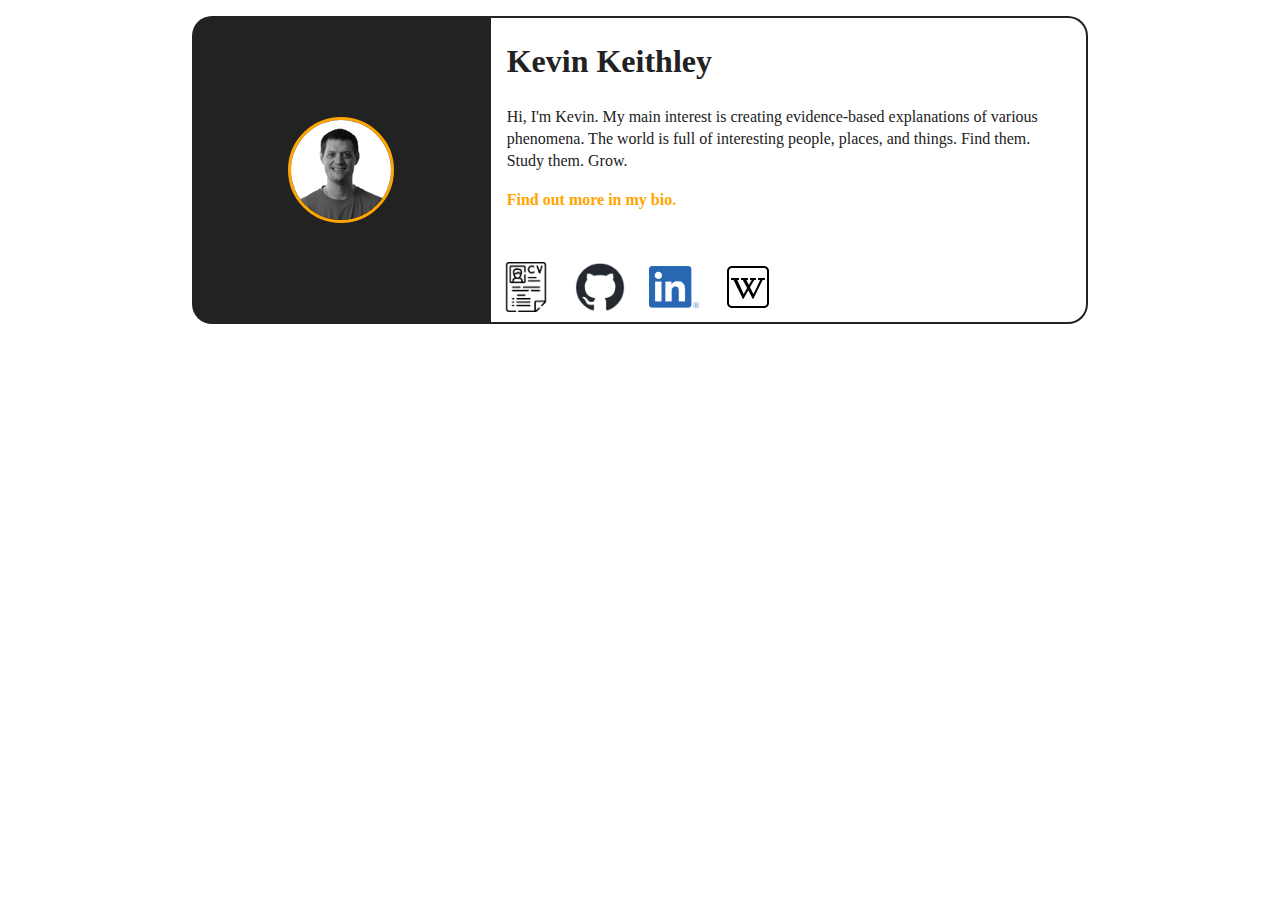
<file: index.html>
<!doctype html>
<html class="no-js" lang="EN">

<head>
  <meta charset="utf-8">
  <title>Kevin Keithley</title>
  <meta name="description" content="">
  <meta name="viewport" content="width=device-width, initial-scale=1">

  <meta property="og:title" content="">
  <meta property="og:type" content="">
  <meta property="og:url" content="">
  <meta property="og:image" content="">

  <link rel="manifest" href="site.webmanifest">
  <link rel="apple-touch-icon" href="icon.png">
  <!-- Place favicon.ico in the root directory -->

  <link rel="stylesheet" href="css/normalize.css">
  <link rel="stylesheet" href="css/main.css">

  <meta name="theme-color" content="#fafafa">
</head>

<body>

  <div class="business-card">
    <div class="card-sidebar">
      <img src="img/Kevin_Bio_Pic-2.png" alt="Kevin Keithley bio pic">
    </div>
    <div class="card-main">
      <h1>Kevin Keithley</h1>
      <p>
        Hi&comma; I&apos;m Kevin. My main interest is creating evidence-based explanations of various phenomena. The
        world is full of interesting people,
        places, and things. Find them. Study them. Grow.
      </p>
      <a href="bio.html">
        <p>
          Find out more in my bio.
        </p>
      </a>
    </div>
    <div class="card-links">
      <a href="img/KevinKeithleyResume.pdf"><img src="img/resume-icon-2.png" alt="resume icon"></a>
      <a href="https://github.com/kevinkeithley"><img src="img/github-mark.png" alt="github logo"></a>
      <a href="https://www.linkedin.com/in/kevin-keithley-b6a42a14/"><img src="img/LI-In-Bug.png"
          alt="linkedin logo"></a>
      <a href="https://wiki.kevinkeithley.me"><img src="img/icons8-wiki-50.png" alt="wiki icon"></a>
    </div>
  </div>

</body>

</html>
</file>
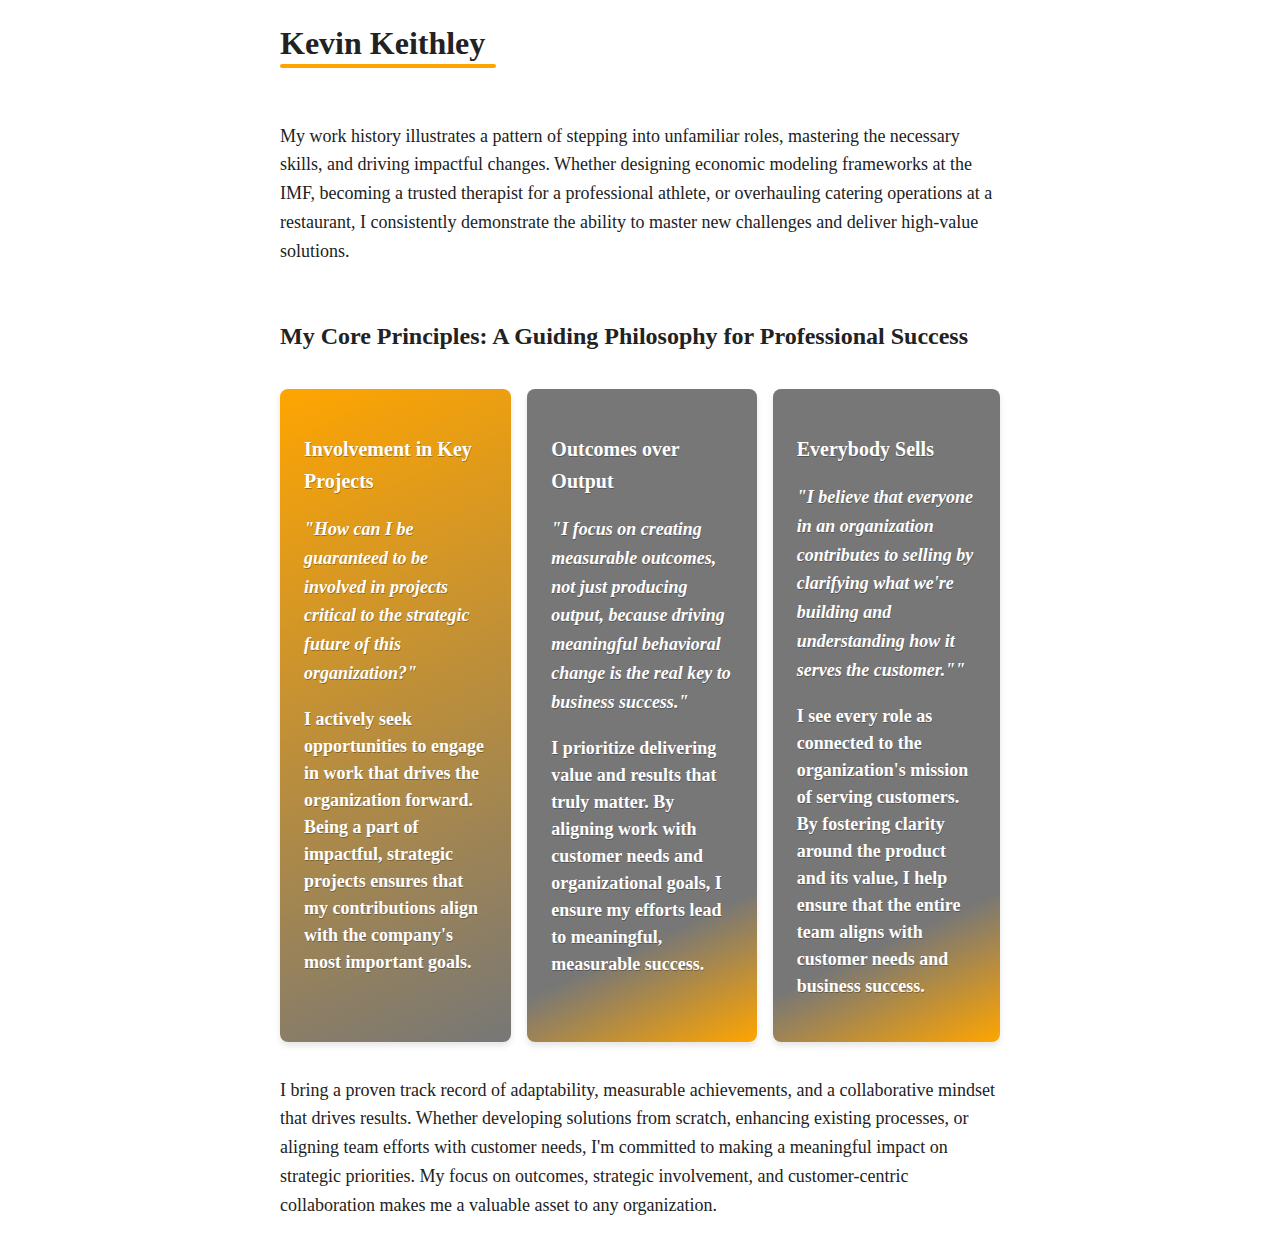
<file: bio.html>
<!doctype html>
<html class="no-js" lang="EN">

<head>
    <meta charset="utf-8">
    <title>Kevin Keithley</title>
    <meta name="description" content="">
    <meta name="viewport" content="width=device-width, initial-scale=1">

    <meta property="og:title" content="">
    <meta property="og:type" content="">
    <meta property="og:url" content="">
    <meta property="og:image" content="">

    <link rel="manifest" href="site.webmanifest">
    <link rel="apple-touch-icon" href="icon.png">
    <!-- Place favicon.ico in the root directory -->

    <link rel="stylesheet" href="css/normalize.css">
    <link rel="stylesheet" href="css/main.css">

    <meta name="theme-color" content="#fafafa">
</head>

<body>
    <div class="bio">
        <h1 class="name">Kevin Keithley</h1>
        <p class="summary">
            My work history illustrates a pattern of stepping into unfamiliar roles,
            mastering the necessary skills, and driving impactful changes. Whether
            designing economic modeling frameworks at the IMF, becoming a trusted
            therapist for a professional athlete, or overhauling catering operations
            at a restaurant, I consistently demonstrate the ability to master new
            challenges and deliver high-value solutions.
        </p>
        <h2 class="principles">My Core Principles: A Guiding Philosophy for
            Professional Success
        </h2>
        <div class="principle-card card-1">
            <p>Involvement in Key Projects</p>
            <p>"How can I be guaranteed to be involved in projects critical
                to the strategic future of this organization?"
            </p>
            <p>I actively seek opportunities to engage in work that drives the
                organization forward. Being a part of impactful, strategic projects
                ensures that my contributions align with the company's most important
                goals.
            </p>
        </div>
        <div class="principle-card card-2">
            <p>Outcomes over Output</p>
            <p>"I focus on creating measurable outcomes, not just producing output,
                because driving meaningful behavioral change is the real key to
                business success."
            </p>
            <p>I prioritize delivering value and results that truly matter. By aligning
                work with customer needs and organizational goals, I ensure my efforts
                lead to meaningful, measurable success.
            </p>
        </div>
        <div class="principle-card card-3">
            <p>Everybody Sells</p>
            <p>"I believe that everyone in an organization contributes to selling
                by clarifying what we're building and understanding how it serves
                the customer.""
            </p>
            <p>I see every role as connected to the organization's mission of serving
                customers. By fostering clarity around the product and its value, I
                help ensure that the entire team aligns with customer needs and
                business success.
            </p>
        </div>

        <div class="experience">
            <p>I bring a proven track record of adaptability, measurable achievements,
                and a collaborative mindset that drives results. Whether developing
                solutions from scratch, enhancing existing processes, or aligning
                team efforts with customer needs, I'm committed to making a meaningful
                impact on strategic priorities. My focus on outcomes, strategic
                involvement, and customer-centric collaboration makes me a valuable
                asset to any organization.
            </p>
        </div>
    </div>


</body>

</html>
</file>
<file: css/main.css>
/*! HTML5 Boilerplate v8.0.0 | MIT License | https://html5boilerplate.com/ */

/* main.css 2.1.0 | MIT License | https://github.com/h5bp/main.css#readme */
/*
 * What follows is the result of much research on cross-browser styling.
 * Credit left inline and big thanks to Nicolas Gallagher, Jonathan Neal,
 * Kroc Camen, and the H5BP dev community and team.
 */

/* ==========================================================================
   Base styles: opinionated defaults
   ========================================================================== */

html {
  color: #222;
  font-size: 1em;
  line-height: 1.4;
}

/*
 * Remove text-shadow in selection highlight:
 * https://twitter.com/miketaylr/status/12228805301
 *
 * Vendor-prefixed and regular ::selection selectors cannot be combined:
 * https://stackoverflow.com/a/16982510/7133471
 *
 * Customize the background color to match your design.
 */

::-moz-selection {
  background: #b3d4fc;
  text-shadow: none;
}

::selection {
  background: #b3d4fc;
  text-shadow: none;
}

/*
 * A better looking default horizontal rule
 */

hr {
  display: block;
  height: 1px;
  border: 0;
  border-top: 1px solid #ccc;
  margin: 1em 0;
  padding: 0;
}

/*
 * Remove the gap between audio, canvas, iframes,
 * images, videos and the bottom of their containers:
 * https://github.com/h5bp/html5-boilerplate/issues/440
 */

audio,
canvas,
iframe,
img,
svg,
video {
  vertical-align: middle;
}

/*
 * Remove default fieldset styles.
 */

fieldset {
  border: 0;
  margin: 0;
  padding: 0;
}

/*
 * Allow only vertical resizing of textareas.
 */

textarea {
  resize: vertical;
}

/* ==========================================================================
   Author's custom styles
   ========================================================================== */

/* ==========================================================================
   Helper classes
   ========================================================================== */

/*
 * Hide visually and from screen readers
 */

.hidden,
[hidden] {
  display: none !important;
}

/*
 * Hide only visually, but have it available for screen readers:
 * https://snook.ca/archives/html_and_css/hiding-content-for-accessibility
 *
 * 1. For long content, line feeds are not interpreted as spaces and small width
 *    causes content to wrap 1 word per line:
 *    https://medium.com/@jessebeach/beware-smushed-off-screen-accessible-text-5952a4c2cbfe
 */

.sr-only {
  border: 0;
  clip: rect(0, 0, 0, 0);
  height: 1px;
  margin: -1px;
  overflow: hidden;
  padding: 0;
  position: absolute;
  white-space: nowrap;
  width: 1px;
  /* 1 */
}

/*
 * Extends the .sr-only class to allow the element
 * to be focusable when navigated to via the keyboard:
 * https://www.drupal.org/node/897638
 */

.sr-only.focusable:active,
.sr-only.focusable:focus {
  clip: auto;
  height: auto;
  margin: 0;
  overflow: visible;
  position: static;
  white-space: inherit;
  width: auto;
}

/*
 * Hide visually and from screen readers, but maintain layout
 */

.invisible {
  visibility: hidden;
}

/*
 * Clearfix: contain floats
 *
 * For modern browsers
 * 1. The space content is one way to avoid an Opera bug when the
 *    `contenteditable` attribute is included anywhere else in the document.
 *    Otherwise it causes space to appear at the top and bottom of elements
 *    that receive the `clearfix` class.
 * 2. The use of `table` rather than `block` is only necessary if using
 *    `:before` to contain the top-margins of child elements.
 */

.clearfix::before,
.clearfix::after {
  content: " ";
  display: table;
}

.clearfix::after {
  clear: both;
}

/* ==========================================================================
   EXAMPLE Media Queries for Responsive Design.
   These examples override the primary ('mobile first') styles.
   Modify as content requires.
   ========================================================================== */

@media only screen and (min-width: 35em) {
  /* Style adjustments for viewports that meet the condition */
}

@media print,
(-webkit-min-device-pixel-ratio: 1.25),
(min-resolution: 1.25dppx),
(min-resolution: 120dpi) {
  /* Style adjustments for high resolution devices */
}

/* ==========================================================================
   Print styles.
   Inlined to avoid the additional HTTP request:
   https://www.phpied.com/delay-loading-your-print-css/
   ========================================================================== */

@media print {

  *,
  *::before,
  *::after {
    background: #fff !important;
    color: #000 !important;
    /* Black prints faster */
    box-shadow: none !important;
    text-shadow: none !important;
  }

  a,
  a:visited {
    text-decoration: underline;
  }

  a[href]::after {
    content: " (" attr(href) ")";
  }

  abbr[title]::after {
    content: " (" attr(title) ")";
  }

  /*
   * Don't show links that are fragment identifiers,
   * or use the `javascript:` pseudo protocol
   */
  a[href^="#"]::after,
  a[href^="javascript:"]::after {
    content: "";
  }

  pre {
    white-space: pre-wrap !important;
  }

  pre,
  blockquote {
    border: 1px solid #999;
    page-break-inside: avoid;
  }

  /*
   * Printing Tables:
   * https://web.archive.org/web/20180815150934/http://css-discuss.incutio.com/wiki/Printing_Tables
   */
  thead {
    display: table-header-group;
  }

  tr,
  img {
    page-break-inside: avoid;
  }

  p,
  h2,
  h3 {
    orphans: 3;
    widows: 3;
  }

  h2,
  h3 {
    page-break-after: avoid;
  }
}

.business-card {
  display: grid;
  grid-template-columns: 1fr 2fr;
  grid-template-rows: 5fr 2fr;
  max-width: 70%;
  margin: auto;
  margin-top: 16px;
}

.card-sidebar {
  grid-row-start: 1;
  grid-row-end: span 2;
  background-color: #222222;
  border-radius: 20px 0px 0px 20px;
  display: flex;
  align-items: center;
  justify-content: center;
}

.card-sidebar img {
  border-radius: 999px;
  border: solid orange;
}

.card-main {
  padding: 0px 16px;
  grid-row-start: 1;
  border-top: #222222 solid 2px;
  border-right: #222222 solid 2px;
  border-radius: 0px 20px;
}

.card-links {
  grid-column-start: 2;
  grid-row-start: 2;
  border-right: #222222 solid 2px;
  border-bottom: #222222 solid 2px;
  border-radius: 0px 0px 20px;
  padding-top: 16px;
}

.card-links img {
  max-width: 50px;
  padding: 10px;
}

.card-main a {
  text-decoration: none;
  color: orange;
  font-weight: 700;
}

.card-main a:hover {
  text-decoration: underline;
}

.resume {
  max-width: 30em;
  margin: auto;
}

.bio {
  max-width: 45em;
  margin: auto;
  display: grid;
  gap: 1em;
  grid-template-areas:
    "name name name"
    "summary summary summary"
    "principles principles principles"
    "card-1 card-2 card-3"
    "experience experience experience";
}

.bio p {
  font-size: 1.125em;
  /* Slightly larger font size (18px if base font size is 16px) */
  line-height: 1.6;
  /* Increased line height for better readability */
  margin-bottom: 1em;
  /* Add spacing between paragraphs */
}

/* Responsive Design: Stack Cards on Smaller Screens */
@media (max-width: 600px) {
  .bio {
    grid-template-areas:
      "name"
      "summary"
      "principles"
      "card-1"
      "card-2"
      "card-3"
      "experience";
  }

  .principle-card {
    grid-column: span 1;
    /* Ensure cards take up full width */
  }

  p {
    font-size: 1em;
    /* Slightly smaller text for smaller devices */
    line-height: 1.5;
    /* Adjust line spacing accordingly */
  }
}

.experience {
  grid-area: experience;
}

.name {
  grid-area: name;
  position: relative;
}

.name::after {
  content: "";
  position: absolute;
  bottom: -2px;
  /* Adjust spacing between text and underline */
  left: 0;
  /* Align the underline with the left edge of the text */
  width: 30%;
  /* Length of the underline relative to the container */
  height: 4px;
  /* Thickness of the underline */
  background: orange;
  /* Underline color */
  border-radius: 2px;
  /* Smooth edges for a polished look */
}

.summary {
  grid-area: summary;
}

.principles {
  grid-area: principles;
}

.principle-card {
  padding: 1.5em;
  border-radius: 8px;
  box-shadow: 0 4px 6px rgba(0, 0, 0, 0.1);
  position: relative;
  color: white;
  text-shadow: 0.5px 0.5px 0.5px rgba(0, 0, 0, 0.3);
  transition: transform 0.3s ease, box-shadow 0.3s ease;
}

.principle-card:nth-of-type(1) {
  background: linear-gradient(155deg, orange, #777777);
}

.principle-card:nth-of-type(2) {
  background: linear-gradient(155deg, #777777 80%, orange);
}

.principle-card:nth-of-type(3) {
  background: linear-gradient(155deg, #777777 80%, orange);
}

/* Hover effect */
.principle-card:hover {
  transform: translateY(-5px);
  box-shadow: 0 6px 10px rgba(0, 0, 0, 0.2);
}

/* Paragraph Styling */
.principle-card p:first-of-type {
  font-weight: bold;
  font-size: 1.25em;
  /* Increase font size for titles */
  margin-bottom: 0.5em;
  /* Add spacing below title for clarity */
}

.principle-card p:nth-of-type(2) {
  font-style: italic;
  font-weight: 600;
  /* Increase font weight for better emphasis */
  margin-bottom: 0.5em;
  /* Add spacing below italicized paragraph */
}

.principle-card p:nth-of-type(3) {
  font-weight: 600;
  /* Increase font weight for better emphasis */
  line-height: 1.5;
  /* Improve readability with slightly larger line spacing */
}
</file>
